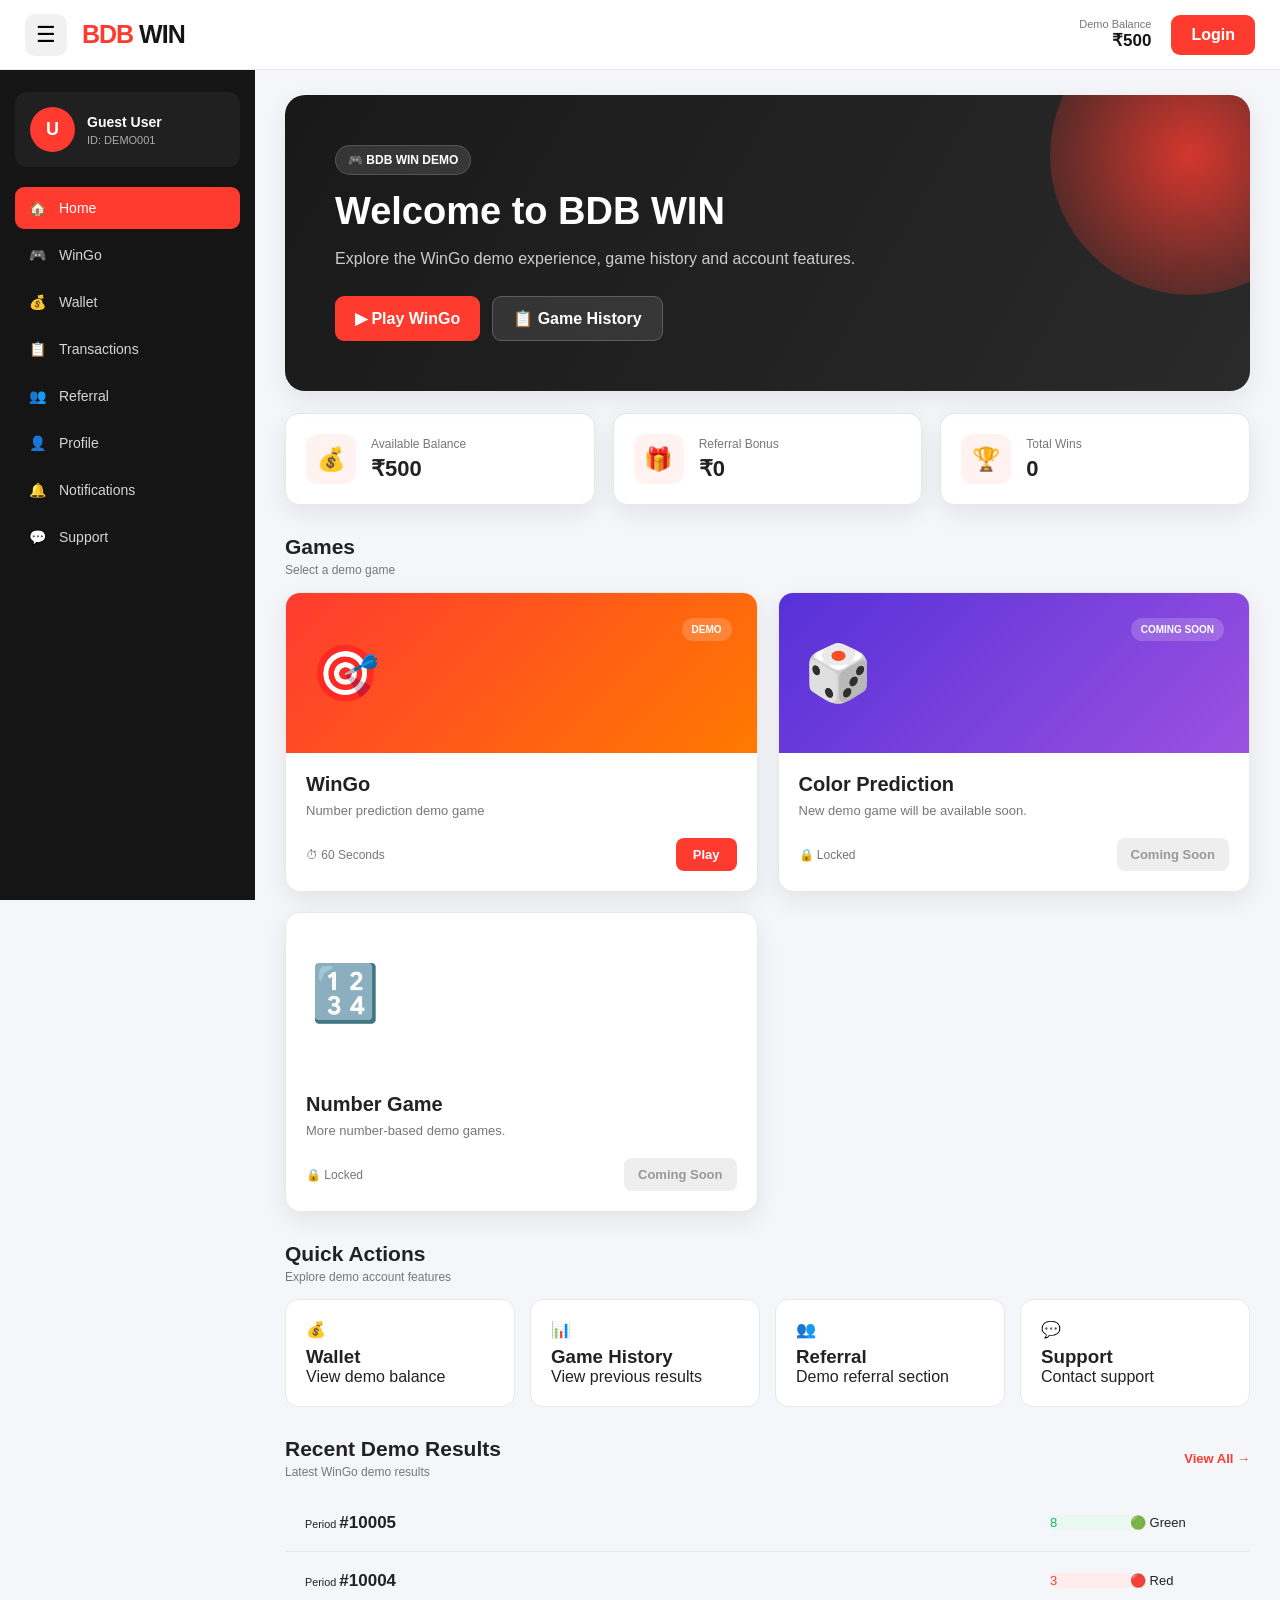
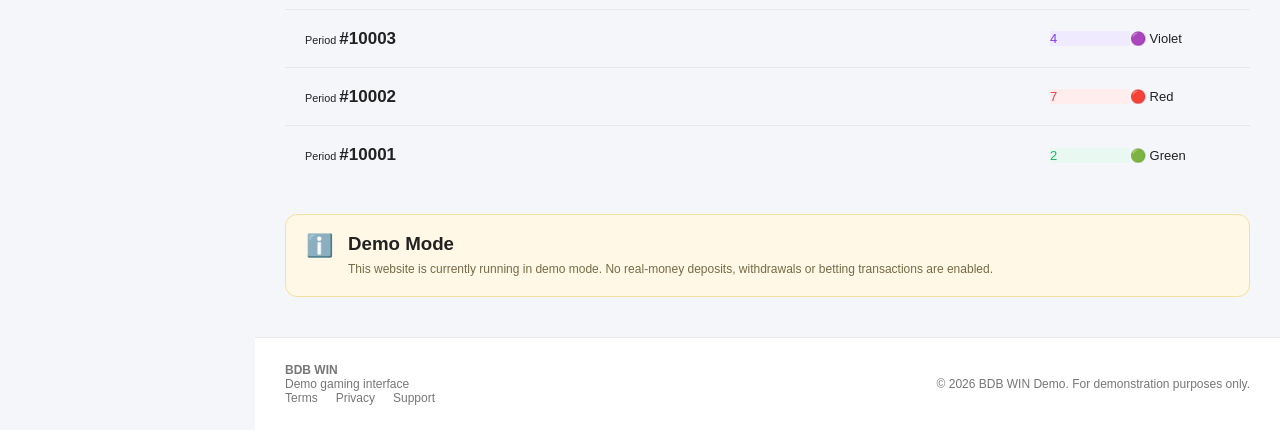
<file: index.html>
<!DOCTYPE html>
<html lang="en">
<head>
    <meta charset="UTF-8">
    <meta name="viewport" content="width=device-width, initial-scale=1.0">

    <title>BDB WIN - Game Dashboard</title>

    <link rel="stylesheet" href="css/style.css">
    <link rel="stylesheet" href="css/responsive.css">
</head>

<body>

<!-- =========================
     HEADER
========================= -->
<header class="header">

    <div class="header-left">

        <button
            class="menu-btn"
            onclick="toggleSidebar()"
            aria-label="Open menu">
            ☰
        </button>

        <a href="index.html" class="logo">
            <span>BDB</span> WIN
        </a>

    </div>


    <div class="header-right">

        <div class="balance">

            <small>Demo Balance</small>

            <strong>
                ₹<span id="balance">500</span>
            </strong>

        </div>


        <a href="login.html" class="login-btn">
            Login
        </a>

    </div>

</header>


<!-- =========================
     SIDEBAR
========================= -->
<aside class="sidebar" id="sidebar">

    <div class="profile-box">

        <div class="avatar">
            U
        </div>


        <div class="profile-info">

            <h3>
                Guest User
            </h3>

            <p>
                ID: DEMO001
            </p>

        </div>


        <button
            class="close-sidebar"
            onclick="toggleSidebar()"
            aria-label="Close menu">

            ×

        </button>

    </div>


    <nav class="side-nav">

        <a
            href="index.html"
            class="active">

            <span>🏠</span>
            <span>Home</span>

        </a>


        <a href="pages/game-wingo.html">

            <span>🎮</span>
            <span>WinGo</span>

        </a>


        <a href="pages/wallet.html">

            <span>💰</span>
            <span>Wallet</span>

        </a>


        <a href="pages/transaction.html">

            <span>📋</span>
            <span>Transactions</span>

        </a>


        <a href="pages/referral.html">

            <span>👥</span>
            <span>Referral</span>

        </a>


        <a href="pages/profile.html">

            <span>👤</span>
            <span>Profile</span>

        </a>


        <a href="pages/notifications.html">

            <span>🔔</span>
            <span>Notifications</span>

        </a>


        <a href="pages/support.html">

            <span>💬</span>
            <span>Support</span>

        </a>

    </nav>

</aside>


<!-- =========================
     MOBILE OVERLAY
========================= -->
<div
    class="sidebar-overlay"
    id="sidebarOverlay"
    onclick="toggleSidebar()">
</div>


<!-- =========================
     MAIN CONTENT
========================= -->
<main class="main-content">


    <!-- =====================
         HERO
    ====================== -->
    <section class="hero">

        <div class="hero-content">


            <span class="badge">
                🎮 BDB WIN DEMO
            </span>


            <h1>
                Welcome to BDB WIN
            </h1>


            <p>
                Explore the WinGo demo experience,
                game history and account features.
            </p>


            <div class="hero-buttons">


                <a
                    href="pages/game-wingo.html"
                    class="primary-btn">

                    ▶ Play WinGo

                </a>


                <a
                    href="pages/game-history.html"
                    class="secondary-btn">

                    📋 Game History

                </a>


            </div>

        </div>

    </section>



    <!-- =====================
         WALLET SUMMARY
    ====================== -->
    <section class="wallet-cards">


        <!-- BALANCE -->
        <div class="wallet-card">

            <div class="card-icon">
                💰
            </div>


            <div>

                <p>
                    Available Balance
                </p>


                <h2>
                    ₹<span id="availableBalance">500</span>
                </h2>

            </div>

        </div>



        <!-- REFERRAL -->
        <div class="wallet-card">

            <div class="card-icon">
                🎁
            </div>


            <div>

                <p>
                    Referral Bonus
                </p>


                <h2>
                    ₹0
                </h2>

            </div>

        </div>



        <!-- WINS -->
        <div class="wallet-card">

            <div class="card-icon">
                🏆
            </div>


            <div>

                <p>
                    Total Wins
                </p>


                <h2 id="totalWins">
                    0
                </h2>

            </div>

        </div>

    </section>



    <!-- =====================
         GAMES
    ====================== -->
    <section class="section">


        <div class="section-header">

            <div>

                <h2>
                    Games
                </h2>


                <p>
                    Select a demo game
                </p>

            </div>

        </div>



        <div class="game-grid">


            <!-- =================
                 WINGO
            ================== -->
            <article class="game-card">


                <div class="game-banner wingo-banner">


                    <div class="game-symbol">
                        🎯
                    </div>


                    <span>
                        DEMO
                    </span>


                </div>



                <div class="game-info">


                    <h3>
                        WinGo
                    </h3>


                    <p>
                        Number prediction demo game
                    </p>



                    <div class="game-footer">


                        <span>
                            ⏱ 60 Seconds
                        </span>


                        <a
                            href="pages/game-wingo.html"
                            class="play-btn">

                            Play

                        </a>


                    </div>


                </div>


            </article>



            <!-- =================
                 COLOR GAME
            ================== -->
            <article class="game-card coming-soon">


                <div class="game-banner color-banner">


                    <div class="game-symbol">
                        🎲
                    </div>


                    <span>
                        COMING SOON
                    </span>


                </div>



                <div class="game-info">


                    <h3>
                        Color Prediction
                    </h3>


                    <p>
                        New demo game will be available soon.
                    </p>



                    <div class="game-footer">


                        <span>
                            🔒 Locked
                        </span>


                        <button
                            class="play-btn"
                            disabled>

                            Coming Soon

                        </button>


                    </div>


                </div>


            </article>



            <!-- =================
                 NUMBER GAME
            ================== -->
            <article class="game-card coming-soon">


                <div class="game-banner number-banner">


                    <div class="game-symbol">
                        🔢
                    </div>


                    <span>
                        COMING SOON
                    </span>


                </div>



                <div class="game-info">


                    <h3>
                        Number Game
                    </h3>


                    <p>
                        More number-based demo games.
                    </p>



                    <div class="game-footer">


                        <span>
                            🔒 Locked
                        </span>


                        <button
                            class="play-btn"
                            disabled>

                            Coming Soon

                        </button>


                    </div>


                </div>


            </article>



        </div>

    </section>



    <!-- =====================
         QUICK ACTIONS
    ====================== -->
    <section class="section">


        <div class="section-header">

            <div>

                <h2>
                    Quick Actions
                </h2>


                <p>
                    Explore demo account features
                </p>

            </div>

        </div>



        <div class="quick-grid">


            <a
                href="pages/wallet.html"
                class="quick-card">

                <div class="quick-icon">
                    💰
                </div>

                <div>

                    <h3>
                        Wallet
                    </h3>

                    <p>
                        View demo balance
                    </p>

                </div>

            </a>



            <a
                href="pages/game-history.html"
                class="quick-card">

                <div class="quick-icon">
                    📊
                </div>

                <div>

                    <h3>
                        Game History
                    </h3>

                    <p>
                        View previous results
                    </p>

                </div>

            </a>



            <a
                href="pages/referral.html"
                class="quick-card">

                <div class="quick-icon">
                    👥
                </div>

                <div>

                    <h3>
                        Referral
                    </h3>

                    <p>
                        Demo referral section
                    </p>

                </div>

            </a>



            <a
                href="pages/support.html"
                class="quick-card">

                <div class="quick-icon">
                    💬
                </div>

                <div>

                    <h3>
                        Support
                    </h3>

                    <p>
                        Contact support
                    </p>

                </div>

            </a>


        </div>

    </section>



    <!-- =====================
         RECENT RESULTS
    ====================== -->
    <section class="section">


        <div class="section-header">

            <div>

                <h2>
                    Recent Demo Results
                </h2>


                <p>
                    Latest WinGo demo results
                </p>

            </div>


            <a
                href="pages/game-history.html"
                class="view-all">

                View All →

            </a>

        </div>



        <div class="results-card">


            <div class="result-row">

                <div>

                    <small>
                        Period
                    </small>

                    <strong>
                        #10005
                    </strong>

                </div>


                <div class="result-number green">
                    8
                </div>


                <div class="result-color">
                    🟢 Green
                </div>

            </div>



            <div class="result-row">

                <div>

                    <small>
                        Period
                    </small>

                    <strong>
                        #10004
                    </strong>

                </div>


                <div class="result-number red">
                    3
                </div>


                <div class="result-color">
                    🔴 Red
                </div>

            </div>



            <div class="result-row">

                <div>

                    <small>
                        Period
                    </small>

                    <strong>
                        #10003
                    </strong>

                </div>


                <div class="result-number violet">
                    4
                </div>


                <div class="result-color">
                    🟣 Violet
                </div>

            </div>



            <div class="result-row">

                <div>

                    <small>
                        Period
                    </small>

                    <strong>
                        #10002
                    </strong>

                </div>


                <div class="result-number red">
                    7
                </div>


                <div class="result-color">
                    🔴 Red
                </div>

            </div>



            <div class="result-row">

                <div>

                    <small>
                        Period
                    </small>

                    <strong>
                        #10001
                    </strong>

                </div>


                <div class="result-number green">
                    2
                </div>


                <div class="result-color">
                    🟢 Green
                </div>

            </div>


        </div>

    </section>



    <!-- =====================
         DEMO NOTICE
    ====================== -->
    <section class="notice">


        <div class="notice-icon">
            ℹ️
        </div>


        <div>

            <h3>
                Demo Mode
            </h3>


            <p>
                This website is currently running in demo mode.
                No real-money deposits, withdrawals or betting
                transactions are enabled.
            </p>

        </div>

    </section>


</main>



<!-- =========================
     FOOTER
========================= -->
<footer class="footer">


    <div class="footer-content">


        <div>

            <strong>
                BDB WIN
            </strong>

            <p>
                Demo gaming interface
            </p>

        </div>


        <div class="footer-links">

            <a href="pages/terms.html">
                Terms
            </a>

            <a href="pages/privacy.html">
                Privacy
            </a>

            <a href="pages/support.html">
                Support
            </a>

        </div>


    </div>


    <div class="footer-bottom">

        © 2026 BDB WIN Demo.
        For demonstration purposes only.

    </div>


</footer>



<!-- =========================
     JAVASCRIPT
========================= -->
<script>


/* =========================
   DEMO BALANCE
========================= */

let demoBalance = 500;

let totalWins = 0;


/* =========================
   UPDATE BALANCE
========================= */

function updateBalance() {

    const balanceElement =
        document.getElementById("balance");

    const availableBalanceElement =
        document.getElementById("availableBalance");


    if (balanceElement) {

        balanceElement.textContent =
            demoBalance.toFixed(0);

    }


    if (availableBalanceElement) {

        availableBalanceElement.textContent =
            demoBalance.toFixed(0);

    }

}


/* =========================
   UPDATE TOTAL WINS
========================= */

function updateWins() {

    const winsElement =
        document.getElementById("totalWins");


    if (winsElement) {

        winsElement.textContent =
            totalWins;

    }

}


/* =========================
   SIDEBAR
========================= */

function toggleSidebar() {

    const sidebar =
        document.getElementById("sidebar");

    const overlay =
        document.getElementById("sidebarOverlay");


    if (!sidebar) {
        return;
    }


    sidebar.classList.toggle("show");


    if (overlay) {

        overlay.classList.toggle("show");

    }

}


/* =========================
   CLOSE SIDEBAR
   WHEN LINK IS CLICKED
========================= */

document.querySelectorAll(".side-nav a")
    .forEach(function(link) {

        link.addEventListener("click", function() {

            const sidebar =
                document.getElementById("sidebar");

            const overlay =
                document.getElementById("sidebarOverlay");


            if (window.innerWidth <= 900) {

                if (sidebar) {
                    sidebar.classList.remove("show");
                }

                if (overlay) {
                    overlay.classList.remove("show");
                }

            }

        });

    });


/* =========================
   ESC KEY
========================= */

document.addEventListener("keydown", function(event) {

    if (event.key === "Escape") {

        const sidebar =
            document.getElementById("sidebar");

        const overlay =
            document.getElementById("sidebarOverlay");


        if (sidebar) {
            sidebar.classList.remove("show");
        }


        if (overlay) {
            overlay.classList.remove("show");
        }

    }

});


/* =========================
   INITIALIZE
========================= */

updateBalance();
updateWins();


</script>

</body>
</html>
</file>
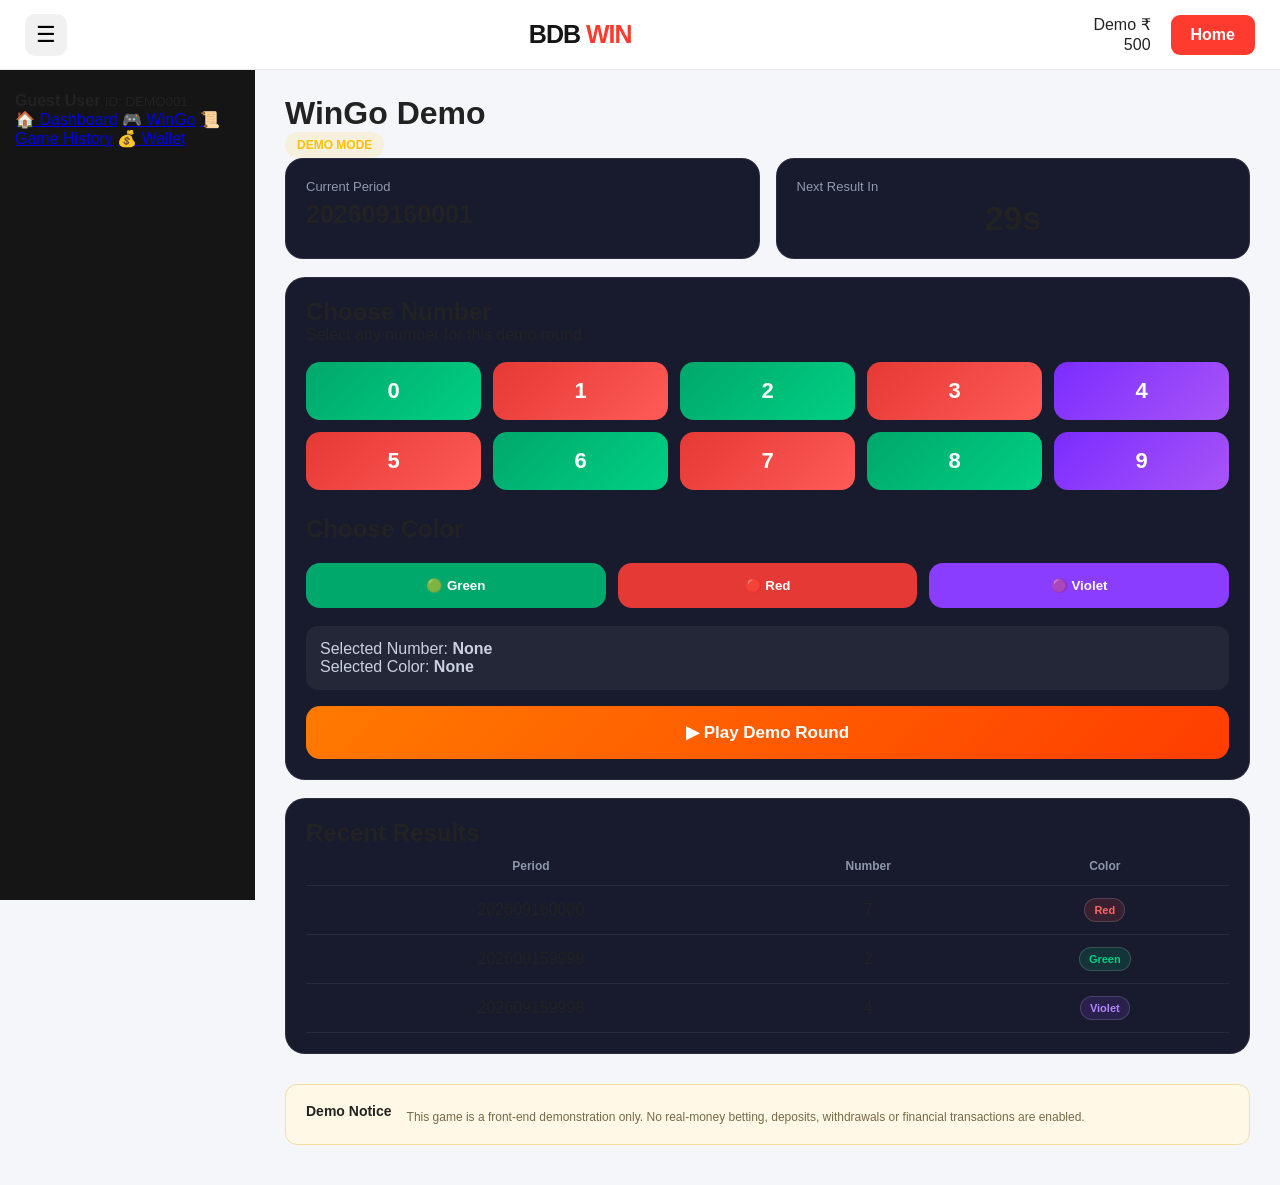
<file: page/game-wingo.html>
<!DOCTYPE html>
<html lang="en">
<head>
    <meta charset="UTF-8">
    <meta name="viewport" content="width=device-width, initial-scale=1.0">
    <title>BDB WIN - WinGo Demo</title>
    <link rel="stylesheet" href="../css/style.css">
    <link rel="stylesheet" href="../css/responsive.css">

    <style>
        .game-page {
            max-width: 1100px;
            margin: 0 auto;
        }

        .game-top {
            display: grid;
            grid-template-columns: 1fr 1fr;
            gap: 16px;
            margin-bottom: 18px;
        }

        .period-card,
        .timer-card {
            background: var(--card-bg, #171b2d);
            border: 1px solid rgba(255,255,255,.08);
            border-radius: 18px;
            padding: 20px;
        }

        .period-label {
            color: #9299ad;
            font-size: 13px;
        }

        .period-number {
            font-size: 25px;
            font-weight: 800;
            margin-top: 6px;
        }

        .timer {
            font-size: 34px;
            font-weight: 900;
            text-align: center;
            margin-top: 5px;
        }

        .game-box {
            background: var(--card-bg, #171b2d);
            border-radius: 20px;
            padding: 20px;
            border: 1px solid rgba(255,255,255,.08);
            margin-bottom: 18px;
        }

        .game-box h2 {
            margin-top: 0;
        }

        .demo-label {
            display: inline-block;
            padding: 6px 12px;
            border-radius: 20px;
            background: rgba(255,193,7,.12);
            color: #ffc107;
            font-size: 12px;
            font-weight: 700;
        }

        .number-grid {
            display: grid;
            grid-template-columns: repeat(5, 1fr);
            gap: 12px;
            margin-top: 18px;
        }

        .number-btn {
            border: 0;
            height: 58px;
            border-radius: 14px;
            color: white;
            font-size: 22px;
            font-weight: 800;
            cursor: pointer;
            transition: .2s;
        }

        .number-btn:hover {
            transform: translateY(-3px);
        }

        .number-btn.selected {
            outline: 3px solid white;
            transform: scale(1.04);
        }

        .num-green {
            background: linear-gradient(135deg,#00a86b,#00d084);
        }

        .num-red {
            background: linear-gradient(135deg,#e53935,#ff5b57);
        }

        .num-violet {
            background: linear-gradient(135deg,#7b2cff,#a855f7);
        }

        .color-grid {
            display: grid;
            grid-template-columns: repeat(3,1fr);
            gap: 12px;
            margin-top: 20px;
        }

        .color-btn {
            border: 0;
            padding: 15px;
            border-radius: 14px;
            color: white;
            font-weight: 800;
            cursor: pointer;
        }

        .color-btn.selected {
            outline: 3px solid white;
        }

        .green-btn {
            background: #00a86b;
        }

        .red-btn {
            background: #e53935;
        }

        .violet-btn {
            background: #8b3dff;
        }

        .selection-info {
            margin-top: 18px;
            padding: 14px;
            border-radius: 12px;
            background: rgba(255,255,255,.05);
            color: #cbd0df;
        }

        .play-btn {
            width: 100%;
            margin-top: 16px;
            padding: 16px;
            border: 0;
            border-radius: 14px;
            background: linear-gradient(135deg,#ff7a00,#ff3d00);
            color: white;
            font-size: 17px;
            font-weight: 800;
            cursor: pointer;
        }

        .play-btn:disabled {
            opacity: .45;
            cursor: not-allowed;
        }

        .result-box {
            display: none;
            text-align: center;
            padding: 22px;
            margin-top: 18px;
            border-radius: 16px;
            background: rgba(0,200,120,.10);
            border: 1px solid rgba(0,200,120,.25);
        }

        .result-number {
            font-size: 55px;
            font-weight: 900;
        }

        .history-table {
            width: 100%;
            border-collapse: collapse;
        }

        .history-table th,
        .history-table td {
            padding: 12px 8px;
            border-bottom: 1px solid rgba(255,255,255,.07);
            text-align: center;
        }

        .history-table th {
            color: #8e96aa;
            font-size: 12px;
        }

        .badge {
            padding: 5px 9px;
            border-radius: 20px;
            font-size: 11px;
            font-weight: 700;
        }

        .badge-green {
            background: rgba(0,200,120,.15);
            color: #00d084;
        }

        .badge-red {
            background: rgba(255,70,70,.15);
            color: #ff6565;
        }

        .badge-violet {
            background: rgba(145,70,255,.15);
            color: #b184ff;
        }

        @media(max-width:600px) {
            .game-top {
                grid-template-columns: 1fr;
            }

            .number-grid {
                gap: 8px;
            }

            .number-btn {
                height: 50px;
            }

            .game-box {
                padding: 15px;
            }
        }
    </style>
</head>

<body>

<header class="header">
    <button class="menu-btn" onclick="toggleSidebar()">☰</button>
    <div class="logo">BDB <span>WIN</span></div>

    <div class="header-right">
        <div class="balance">
            Demo ₹<span id="balance">500</span>
        </div>
        <a href="../index.html" class="login-btn">Home</a>
    </div>
</header>

<aside class="sidebar" id="sidebar">
    <div class="user-box">
        <strong>Guest User</strong>
        <small>ID: DEMO001</small>
    </div>

    <a href="../index.html">🏠 Dashboard</a>
    <a href="game-wingo.html" class="active">🎮 WinGo</a>
    <a href="game-history.html">📜 Game History</a>
    <a href="wallet.html">💰 Wallet</a>
</aside>

<main class="main-content">
    <div class="game-page">

        <div class="page-title">
            <h1>WinGo Demo</h1>
            <span class="demo-label">DEMO MODE</span>
        </div>

        <div class="game-top">

            <div class="period-card">
                <div class="period-label">Current Period</div>
                <div class="period-number" id="period">
                    202609160001
                </div>
            </div>

            <div class="timer-card">
                <div class="period-label">Next Result In</div>
                <div class="timer">
                    <span id="timer">30</span>s
                </div>
            </div>

        </div>

        <div class="game-box">

            <h2>Choose Number</h2>
            <p class="muted">
                Select any number for this demo round.
            </p>

            <div class="number-grid">

                <button class="number-btn num-green" data-number="0">0</button>
                <button class="number-btn num-red" data-number="1">1</button>
                <button class="number-btn num-green" data-number="2">2</button>
                <button class="number-btn num-red" data-number="3">3</button>
                <button class="number-btn num-violet" data-number="4">4</button>

                <button class="number-btn num-red" data-number="5">5</button>
                <button class="number-btn num-green" data-number="6">6</button>
                <button class="number-btn num-red" data-number="7">7</button>
                <button class="number-btn num-green" data-number="8">8</button>
                <button class="number-btn num-violet" data-number="9">9</button>

            </div>

            <h2 style="margin-top:25px;">Choose Color</h2>

            <div class="color-grid">

                <button class="color-btn green-btn" data-color="Green">
                    🟢 Green
                </button>

                <button class="color-btn red-btn" data-color="Red">
                    🔴 Red
                </button>

                <button class="color-btn violet-btn" data-color="Violet">
                    🟣 Violet
                </button>

            </div>

            <div class="selection-info">
                Selected Number:
                <strong id="selectedNumber">None</strong>
                <br>

                Selected Color:
                <strong id="selectedColor">None</strong>
            </div>

            <button class="play-btn" id="playBtn">
                ▶ Play Demo Round
            </button>

            <div class="result-box" id="resultBox">

                <div>Round Result</div>

                <div class="result-number" id="resultNumber">
                    -
                </div>

                <div id="resultColor">
                    -
                </div>

                <div id="resultMessage">
                    -
                </div>

            </div>

        </div>

        <div class="game-box">

            <h2>Recent Results</h2>

            <table class="history-table">

                <thead>
                    <tr>
                        <th>Period</th>
                        <th>Number</th>
                        <th>Color</th>
                    </tr>
                </thead>

                <tbody id="historyBody">

                    <tr>
                        <td>202609160000</td>
                        <td>7</td>
                        <td>
                            <span class="badge badge-red">Red</span>
                        </td>
                    </tr>

                    <tr>
                        <td>202609159999</td>
                        <td>2</td>
                        <td>
                            <span class="badge badge-green">Green</span>
                        </td>
                    </tr>

                    <tr>
                        <td>202609159998</td>
                        <td>4</td>
                        <td>
                            <span class="badge badge-violet">Violet</span>
                        </td>
                    </tr>

                </tbody>

            </table>

        </div>

        <div class="notice">
            <strong>Demo Notice</strong>
            <p>
                This game is a front-end demonstration only.
                No real-money betting, deposits, withdrawals or
                financial transactions are enabled.
            </p>
        </div>

    </div>
</main>

<script>

let balance = 500;

let selectedNumber = null;
let selectedColor = null;

let period = 202609160001;
let timeLeft = 30;

const balanceEl = document.getElementById("balance");
const timerEl = document.getElementById("timer");
const periodEl = document.getElementById("period");


// NUMBER SELECTION
document.querySelectorAll(".number-btn").forEach(button => {

    button.addEventListener("click", () => {

        document.querySelectorAll(".number-btn")
            .forEach(btn => btn.classList.remove("selected"));

        button.classList.add("selected");

        selectedNumber = Number(button.dataset.number);

        document.getElementById("selectedNumber").textContent =
            selectedNumber;

    });

});


// COLOR SELECTION
document.querySelectorAll(".color-btn").forEach(button => {

    button.addEventListener("click", () => {

        document.querySelectorAll(".color-btn")
            .forEach(btn => btn.classList.remove("selected"));

        button.classList.add("selected");

        selectedColor = button.dataset.color;

        document.getElementById("selectedColor").textContent =
            selectedColor;

    });

});


// DEMO PLAY
document.getElementById("playBtn").addEventListener("click", playRound);


function playRound() {

    if (selectedNumber === null && selectedColor === null) {

        alert("Please select a number or color first.");

        return;
    }

    const button = document.getElementById("playBtn");

    button.disabled = true;
    button.textContent = "⏳ Waiting for Demo Result...";


    // Fair random demo result
    const resultNumber =
        Math.floor(Math.random() * 10);

    const resultColor =
        getColor(resultNumber);


    setTimeout(() => {

        document.getElementById("resultBox").style.display = "block";

        document.getElementById("resultNumber")
            .textContent = resultNumber;

        document.getElementById("resultColor")
            .textContent = resultColor;


        let win = false;


        if (
            selectedNumber !== null &&
            selectedNumber === resultNumber
        ) {
            win = true;
        }


        if (
            selectedColor !== null &&
            selectedColor === resultColor
        ) {
            win = true;
        }


        if (win) {

            document.getElementById("resultMessage")
                .textContent = "🎉 Demo Result: You matched!";

        } else {

            document.getElementById("resultMessage")
                .textContent = "Demo Result: No match this round.";

        }


        addHistory(
            period,
            resultNumber,
            resultColor
        );


        period++;

        periodEl.textContent = period;

        resetSelection();

        button.disabled = false;
        button.textContent = "▶ Play Demo Round";

        timeLeft = 30;

    }, 1200);

}


// COLOR LOGIC
function getColor(number) {

    if (
        number === 0 ||
        number === 2 ||
        number === 6 ||
        number === 8
    ) {
        return "Green";
    }

    if (
        number === 1 ||
        number === 3 ||
        number === 5 ||
        number === 7
    ) {
        return "Red";
    }

    return "Violet";
}


// HISTORY
function addHistory(period, number, color) {

    const tbody =
        document.getElementById("historyBody");

    const row =
        document.createElement("tr");

    let badgeClass = "badge-green";

    if (color === "Red") {
        badgeClass = "badge-red";
    }

    if (color === "Violet") {
        badgeClass = "badge-violet";
    }

    row.innerHTML = `
        <td>${period}</td>
        <td>${number}</td>
        <td>
            <span class="badge ${badgeClass}">
                ${color}
            </span>
        </td>
    `;

    tbody.prepend(row);

}


// RESET
function resetSelection() {

    selectedNumber = null;
    selectedColor = null;

    document.getElementById("selectedNumber")
        .textContent = "None";

    document.getElementById("selectedColor")
        .textContent = "None";

    document.querySelectorAll(".number-btn")
        .forEach(btn => btn.classList.remove("selected"));

    document.querySelectorAll(".color-btn")
        .forEach(btn => btn.classList.remove("selected"));

}


// TIMER
setInterval(() => {

    timeLeft--;

    if (timeLeft < 0) {
        timeLeft = 30;
    }

    timerEl.textContent = timeLeft;

}, 1000);


// SIDEBAR
function toggleSidebar() {

    const sidebar =
        document.getElementById("sidebar");

    sidebar.classList.toggle("show");

}

</script>

</body>
</html>
</file>
<file: css/style.css>
* {
    margin: 0;
    padding: 0;
    box-sizing: border-box;
}

:root {
    --primary: #ff3b30;
    --primary-dark: #d92d26;
    --secondary: #ff8a00;
    --dark: #151515;
    --dark-2: #202020;
    --card: #ffffff;
    --background: #f5f6fa;
    --text: #222222;
    --muted: #777777;
    --border: #e8e8e8;
    --green: #20b26b;
    --red: #ef4444;
    --violet: #7c3aed;
    --shadow: 0 8px 25px rgba(0,0,0,0.08);
}

html {
    scroll-behavior: smooth;
}

body {
    font-family:
        Arial,
        Helvetica,
        sans-serif;

    background: var(--background);
    color: var(--text);
    min-height: 100vh;
}


/* ================= HEADER ================= */

.header {
    position: fixed;
    top: 0;
    left: 0;
    right: 0;

    height: 70px;

    background: #ffffff;

    display: flex;
    align-items: center;
    justify-content: space-between;

    padding: 0 25px;

    border-bottom: 1px solid var(--border);

    z-index: 1000;
}

.header-left,
.header-right {
    display: flex;
    align-items: center;
}

.header-left {
    gap: 15px;
}

.header-right {
    gap: 20px;
}


/* MENU */

.menu-btn {
    width: 42px;
    height: 42px;

    border: none;
    border-radius: 10px;

    background: #f1f1f1;

    font-size: 22px;

    cursor: pointer;

    transition: 0.2s;
}

.menu-btn:hover {
    background: #e5e5e5;
}


/* LOGO */

.logo {
    text-decoration: none;

    font-size: 25px;
    font-weight: 900;

    letter-spacing: -1px;

    color: var(--dark);
}

.logo span {
    color: var(--primary);
}


/* BALANCE */

.balance {
    display: flex;
    flex-direction: column;

    align-items: flex-end;

    line-height: 1.2;
}

.balance small {
    font-size: 11px;
    color: var(--muted);
}

.balance strong {
    font-size: 17px;
    color: var(--dark);
}


/* LOGIN */

.login-btn {
    text-decoration: none;

    background: var(--primary);
    color: white;

    padding: 11px 20px;

    border-radius: 9px;

    font-weight: 700;

    transition: 0.2s;
}

.login-btn:hover {
    background: var(--primary-dark);
}


/* ================= SIDEBAR ================= */

.sidebar {
    position: fixed;

    left: 0;
    top: 70px;
    bottom: 0;

    width: 255px;

    background: var(--dark);

    padding: 22px 15px;

    z-index: 900;

    overflow-y: auto;

    transition: 0.3s;
}


/* PROFILE */

.profile-box {
    position: relative;

    display: flex;
    align-items: center;

    gap: 12px;

    padding: 15px;

    margin-bottom: 20px;

    background: var(--dark-2);

    border-radius: 12px;

    color: white;
}

.avatar {
    width: 45px;
    height: 45px;

    border-radius: 50%;

    background: var(--primary);

    display: flex;
    align-items: center;
    justify-content: center;

    font-weight: 800;
    font-size: 18px;
}

.profile-info h3 {
    font-size: 14px;
}

.profile-info p {
    font-size: 11px;
    color: #aaa;

    margin-top: 4px;
}


/* CLOSE SIDEBAR */

.close-sidebar {
    display: none;

    position: absolute;

    right: 10px;
    top: 10px;

    background: transparent;
    border: none;

    color: white;

    font-size: 24px;

    cursor: pointer;
}


/* NAV */

.side-nav {
    display: flex;
    flex-direction: column;

    gap: 5px;
}

.side-nav a {
    display: flex;
    align-items: center;

    gap: 13px;

    padding: 13px 14px;

    color: #d5d5d5;

    text-decoration: none;

    border-radius: 9px;

    font-size: 14px;

    transition: 0.2s;
}

.side-nav a:hover {
    background: #2d2d2d;
    color: white;
}

.side-nav a.active {
    background: var(--primary);
    color: white;
}


/* OVERLAY */

.sidebar-overlay {
    display: none;
}


/* ================= MAIN ================= */

.main-content {
    margin-left: 255px;

    padding: 95px 30px 40px;

    min-height: calc(100vh - 70px);
}


/* ================= HERO ================= */

.hero {
    position: relative;

    overflow: hidden;

    min-height: 290px;

    border-radius: 20px;

    padding: 50px;

    display: flex;
    align-items: center;

    background:
        linear-gradient(
            120deg,
            #191919,
            #2a2a2a
        );

    box-shadow: var(--shadow);

    color: white;
}

.hero::after {
    content: "";

    position: absolute;

    width: 280px;
    height: 280px;

    right: -80px;
    top: -80px;

    border-radius: 50%;

    background:
        radial-gradient(
            circle,
            rgba(255,59,48,0.8),
            rgba(255,59,48,0)
        );
}

.hero-content {
    position: relative;
    z-index: 2;

    max-width: 650px;
}

.badge {
    display: inline-block;

    padding: 7px 12px;

    border-radius: 30px;

    background: rgba(255,255,255,0.12);

    border: 1px solid rgba(255,255,255,0.15);

    font-size: 12px;
    font-weight: 700;
}

.hero h1 {
    margin-top: 15px;

    font-size: 38px;

    line-height: 1.15;
}

.hero p {
    margin-top: 12px;

    max-width: 550px;

    color: #cccccc;

    line-height: 1.6;
}

.hero-buttons {
    display: flex;

    gap: 12px;

    margin-top: 25px;
}


/* BUTTONS */

.primary-btn,
.secondary-btn {
    display: inline-flex;

    align-items: center;
    justify-content: center;

    min-height: 45px;

    padding: 0 20px;

    border-radius: 9px;

    text-decoration: none;

    font-weight: 700;

    transition: 0.2s;
}

.primary-btn {
    background: var(--primary);
    color: white;
}

.primary-btn:hover {
    background: var(--primary-dark);
}

.secondary-btn {
    background: rgba(255,255,255,0.1);

    border: 1px solid rgba(255,255,255,0.2);

    color: white;
}

.secondary-btn:hover {
    background: rgba(255,255,255,0.18);
}


/* ================= WALLET ================= */

.wallet-cards {
    display: grid;

    grid-template-columns:
        repeat(3, 1fr);

    gap: 18px;

    margin-top: 22px;
}

.wallet-card {
    background: var(--card);

    border: 1px solid var(--border);

    border-radius: 14px;

    padding: 20px;

    display: flex;
    align-items: center;

    gap: 15px;

    box-shadow: var(--shadow);
}

.card-icon {
    width: 50px;
    height: 50px;

    display: flex;
    align-items: center;
    justify-content: center;

    border-radius: 12px;

    background: #fff2f1;

    font-size: 23px;
}

.wallet-card p {
    color: var(--muted);

    font-size: 12px;

    margin-bottom: 5px;
}

.wallet-card h2 {
    font-size: 22px;
}


/* ================= SECTION ================= */

.section {
    margin-top: 30px;
}

.section-header {
    display: flex;

    align-items: center;
    justify-content: space-between;

    margin-bottom: 15px;
}

.section-header h2 {
    font-size: 21px;
}

.section-header p {
    margin-top: 4px;

    font-size: 12px;

    color: var(--muted);
}

.view-all {
    color: var(--primary);

    text-decoration: none;

    font-size: 13px;

    font-weight: 700;
}


/* ================= GAME GRID ================= */

.game-grid {
    display: grid;

    grid-template-columns:
        repeat(2, 1fr);

    gap: 20px;
}

.game-card {
    overflow: hidden;

    background: white;

    border-radius: 15px;

    border: 1px solid var(--border);

    box-shadow: var(--shadow);
}

.game-banner {
    min-height: 160px;

    display: flex;

    align-items: center;
    justify-content: space-between;

    padding: 25px;

    color: white;
}

.wingo-banner {
    background:
        linear-gradient(
            135deg,
            #ff3b30,
            #ff7a00
        );
}

.color-banner {
    background:
        linear-gradient(
            135deg,
            #5631d8,
            #9b51e0
        );
}

.game-symbol {
    font-size: 55px;
}

.game-banner span {
    align-self: flex-start;

    padding: 6px 10px;

    border-radius: 20px;

    background: rgba(255,255,255,0.18);

    font-size: 10px;

    font-weight: 800;
}

.game-info {
    padding: 20px;
}

.game-info h3 {
    font-size: 20px;
}

.game-info p {
    color: var(--muted);

    font-size: 13px;

    margin-top: 7px;
}

.game-footer {
    display: flex;

    align-items: center;
    justify-content: space-between;

    margin-top: 20px;
}

.game-footer span {
    color: var(--muted);

    font-size: 12px;
}

.play-btn {
    padding: 9px 17px;

    border-radius: 8px;

    background: var(--primary);

    color: white;

    text-decoration: none;

    font-size: 13px;

    font-weight: 700;
}

.game-footer button {
    border: none;

    padding: 9px 14px;

    border-radius: 8px;

    background: #eeeeee;

    color: #999;

    cursor: not-allowed;
}


/* ================= QUICK ACTIONS ================= */

.quick-grid {
    display: grid;

    grid-template-columns:
        repeat(4, 1fr);

    gap: 15px;
}

.quick-card {
    background: white;

    border: 1px solid var(--border);

    border-radius: 13px;

    padding: 20px;

    text-decoration: none;

    color: var(--text);

    display: flex;
    flex-direction: column;

    gap: 7px;

    transition: 0.2s;
}

.quick-card:hover {
    transform: translateY(-3px);

    box-shadow: var(--shadow);
}

.quick-card > span {
    font-size: 25px;
}

.quick-card strong {
    font-size: 14px;
}

.quick-card small {
    color: var(--muted);

    font-size: 11px;
}


/* ================= RESULTS ================= */

.results-box {
    background: white;

    border: 1px solid var(--border);

    border-radius: 14px;

    overflow: hidden;

    box-shadow: var(--shadow);
}

.result-row {
    display: grid;

    grid-template-columns:
        1fr 80px 100px;

    align-items: center;

    min-height: 58px;

    padding: 0 20px;

    border-bottom: 1px solid var(--border);

    font-size: 13px;
}

.result-row:last-child {
    border-bottom: none;
}

.result-row strong {
    text-align: center;

    font-size: 17px;
}

.result {
    justify-self: end;

    padding: 5px 10px;

    border-radius: 20px;

    font-size: 11px;

    font-weight: 700;
}

.green {
    background: #e9f9f1;
    color: var(--green);
}

.red {
    background: #ffeded;
    color: var(--red);
}

.violet {
    background: #f0eaff;
    color: var(--violet);
}


/* ================= NOTICE ================= */

.notice {
    display: flex;

    align-items: flex-start;

    gap: 15px;

    margin-top: 30px;

    padding: 18px 20px;

    border-radius: 12px;

    background: #fff8e6;

    border: 1px solid #f5df9e;
}

.notice-icon {
    font-size: 22px;
}

.notice strong {
    font-size: 14px;
}

.notice p {
    margin-top: 5px;

    font-size: 12px;

    color: #786a47;

    line-height: 1.5;
}


/* ================= FOOTER ================= */

.footer {
    margin-left: 255px;

    padding: 25px 30px;

    background: white;

    border-top: 1px solid var(--border);

    display: flex;

    justify-content: space-between;

    align-items: center;

    color: var(--muted);

    font-size: 12px;
}

.footer-links {
    display: flex;

    gap: 18px;
}

.footer a {
    color: var(--muted);

    text-decoration: none;
}

.footer a:hover {
    color: var(--primary);
}


/* ================= SCROLLBAR ================= */

::-webkit-scrollbar {
    width: 7px;
}

::-webkit-scrollbar-track {
    background: #f1f1f1;
}

::-webkit-scrollbar-thumb {
    background: #c9c9c9;

    border-radius: 10px;
  }
</file>
<file: css/responsive.css>
/* =========================================
   TABLET
========================================= */

@media (max-width: 1100px) {

    .sidebar {
        width: 220px;
    }

    .main-content,
    .footer {
        margin-left: 220px;
    }

    .wallet-cards {
        grid-template-columns:
            repeat(2, 1fr);
    }

    .quick-grid {
        grid-template-columns:
            repeat(2, 1fr);
    }

}


/* =========================================
   MOBILE SIDEBAR
========================================= */

@media (max-width: 800px) {

    .header {
        height: 64px;

        padding: 0 15px;
    }

    .sidebar {
        top: 64px;

        width: 270px;

        transform: translateX(-100%);

        box-shadow:
            10px 0 30px rgba(0,0,0,0.2);
    }

    .sidebar.show {
        transform: translateX(0);
    }

    .close-sidebar {
        display: block;
    }

    .sidebar-overlay {
        position: fixed;

        inset: 0;

        background: rgba(0,0,0,0.45);

        z-index: 850;

        display: block;

        opacity: 0;

        visibility: hidden;

        transition: 0.3s;
    }

    .sidebar-overlay.show {
        opacity: 1;

        visibility: visible;
    }

    .main-content,
    .footer {
        margin-left: 0;
    }

    .main-content {
        padding:
            84px
            15px
            30px;
    }

    .footer {
        padding:
            20px 15px;
    }

}


/* =========================================
   SMALL TABLET / LARGE MOBILE
========================================= */

@media (max-width: 650px) {

    .header-right {
        gap: 8px;
    }

    .balance {
        display: none;
    }

    .logo {
        font-size: 22px;
    }

    .login-btn {
        padding:
            9px 14px;

        font-size: 12px;
    }

    .hero {
        min-height: auto;

        padding: 35px 25px;

        border-radius: 16px;
    }

    .hero h1 {
        font-size: 29px;
    }

    .hero p {
        font-size: 13px;
    }

    .hero-buttons {
        flex-direction: column;

        align-items: stretch;
    }

    .wallet-cards {
        grid-template-columns: 1fr;
    }

    .game-grid {
        grid-template-columns: 1fr;
    }

    .quick-grid {
        grid-template-columns:
            repeat(2, 1fr);
    }

    .result-row {
        grid-template-columns:
            1fr 50px 80px;

        padding:
            0 12px;

        font-size: 11px;
    }

    .result-row strong {
        font-size: 15px;
    }

    .footer {
        flex-direction: column;

        gap: 12px;

        text-align: center;
    }

}


/* =========================================
   SMALL MOBILE
========================================= */

@media (max-width: 400px) {

    .main-content {
        padding-left: 10px;
        padding-right: 10px;
    }

    .hero {
        padding: 28px 18px;
    }

    .hero h1 {
        font-size: 25px;
    }

    .game-banner {
        min-height: 130px;

        padding: 18px;
    }

    .game-symbol {
        font-size: 42px;
    }

    .quick-grid {
        grid-template-columns: 1fr;
    }

    .wallet-card {
        padding: 15px;
    }

    .result-row {
        grid-template-columns:
            1fr 40px 70px;
    }

}
</file>
